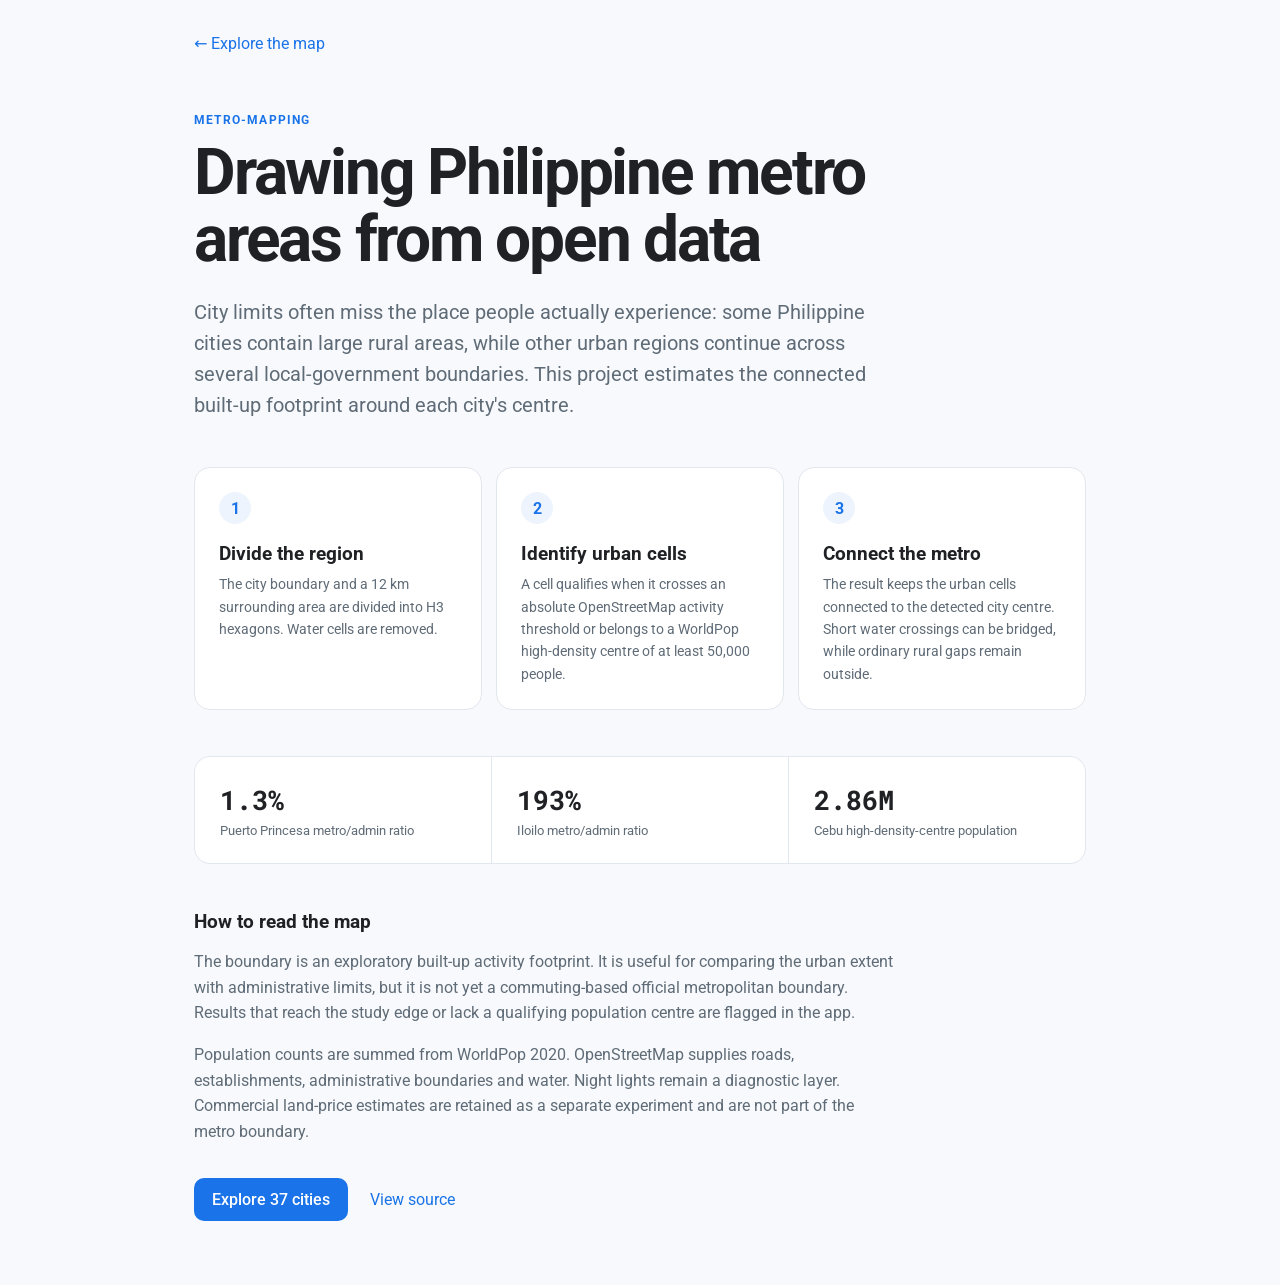
<file: webapp/methodology.html>
<!DOCTYPE html>
<html lang="en">
<head>
<meta charset="utf-8" />
<meta name="viewport" content="width=device-width, initial-scale=1" />
<title>Methodology — Metro-Mapping</title>
<link href="https://fonts.googleapis.com/css2?family=Roboto:wght@400;500;700&family=Roboto+Mono:wght@500&display=swap" rel="stylesheet">
<link href="methodology.css?v=1" rel="stylesheet" />
</head>
<body>
<main>
  <nav><a href="index.html">← Explore the map</a></nav>
  <p class="eyebrow">Metro-Mapping</p>
  <h1>Drawing Philippine metro areas from open data</h1>
  <p class="lead">City limits often miss the place people actually experience:
    some Philippine cities contain large rural areas, while other urban regions
    continue across several local-government boundaries. This project estimates
    the connected built-up footprint around each city's centre.</p>

  <section class="steps" aria-label="Method summary">
    <article><span>1</span><h2>Divide the region</h2><p>The city boundary and a
      12 km surrounding area are divided into H3 hexagons. Water cells are
      removed.</p></article>
    <article><span>2</span><h2>Identify urban cells</h2><p>A cell qualifies when
      it crosses an absolute OpenStreetMap activity threshold or belongs to a
      WorldPop high-density centre of at least 50,000 people.</p></article>
    <article><span>3</span><h2>Connect the metro</h2><p>The result keeps the urban
      cells connected to the detected city centre. Short water crossings can
      be bridged, while ordinary rural gaps remain outside.</p></article>
  </section>

  <section class="evidence">
    <div><strong>1.3%</strong><span>Puerto Princesa metro/admin ratio</span></div>
    <div><strong>193%</strong><span>Iloilo metro/admin ratio</span></div>
    <div><strong>2.86M</strong><span>Cebu high-density-centre population</span></div>
  </section>

  <section class="copy">
    <h2>How to read the map</h2>
    <p>The boundary is an exploratory built-up activity footprint. It is useful
      for comparing the urban extent with administrative limits, but it is not
      yet a commuting-based official metropolitan boundary. Results that reach
      the study edge or lack a qualifying population centre are flagged in the
      app.</p>
    <p>Population counts are summed from WorldPop 2020. OpenStreetMap supplies
      roads, establishments, administrative boundaries and water. Night lights
      remain a diagnostic layer. Commercial land-price estimates are retained
      as a separate experiment and are not part of the metro boundary.</p>
  </section>

  <div class="actions"><a class="primary" href="index.html">Explore 37 cities</a>
    <a href="https://github.com/andrewnyu/metro-mapping">View source</a></div>
</main>
</body>
</html>
</file>
<file: webapp/methodology.css>
:root{--ink:#202124;--muted:#5f6b76;--line:#e2e7ed;--blue:#1a73e8;--soft:#eef4fd}
*{box-sizing:border-box}
body{margin:0;background:#f7f9fc;color:var(--ink);font-family:Roboto,system-ui,sans-serif}
main{max-width:940px;margin:auto;padding:34px 24px 64px}
nav{margin-bottom:58px}a{color:var(--blue);text-decoration:none}
.eyebrow{margin:0 0 10px;color:var(--blue);font-size:12px;font-weight:700;letter-spacing:.1em;text-transform:uppercase}
h1{max-width:740px;margin:0;font-size:clamp(38px,6vw,64px);line-height:1.04;letter-spacing:-.035em}
.lead{max-width:720px;margin:24px 0 46px;color:var(--muted);font-size:20px;line-height:1.55}
.steps{display:grid;grid-template-columns:repeat(3,1fr);gap:14px}
article{padding:24px;background:#fff;border:1px solid var(--line);border-radius:16px}
article span{display:grid;width:32px;height:32px;place-items:center;border-radius:50%;background:var(--soft);color:var(--blue);font-weight:700}
h2{margin:18px 0 8px;font-size:19px}p{line-height:1.6}article p{margin:0;color:var(--muted);font-size:14px}
.evidence{display:grid;grid-template-columns:repeat(3,1fr);gap:1px;margin:46px 0;background:var(--line);border:1px solid var(--line);border-radius:16px;overflow:hidden}
.evidence div{display:flex;flex-direction:column;padding:25px;background:#fff}.evidence strong{font-family:"Roboto Mono",monospace;font-size:27px}.evidence span{margin-top:6px;color:var(--muted);font-size:13px}
.copy{max-width:700px}.copy p{color:var(--muted)}
.actions{display:flex;align-items:center;gap:22px;margin-top:34px}.primary{padding:12px 18px;border-radius:10px;background:var(--blue);color:#fff;font-weight:500}
@media(max-width:720px){nav{margin-bottom:38px}.steps,.evidence{grid-template-columns:1fr}.lead{font-size:17px}.evidence{gap:1px}}
</file>
